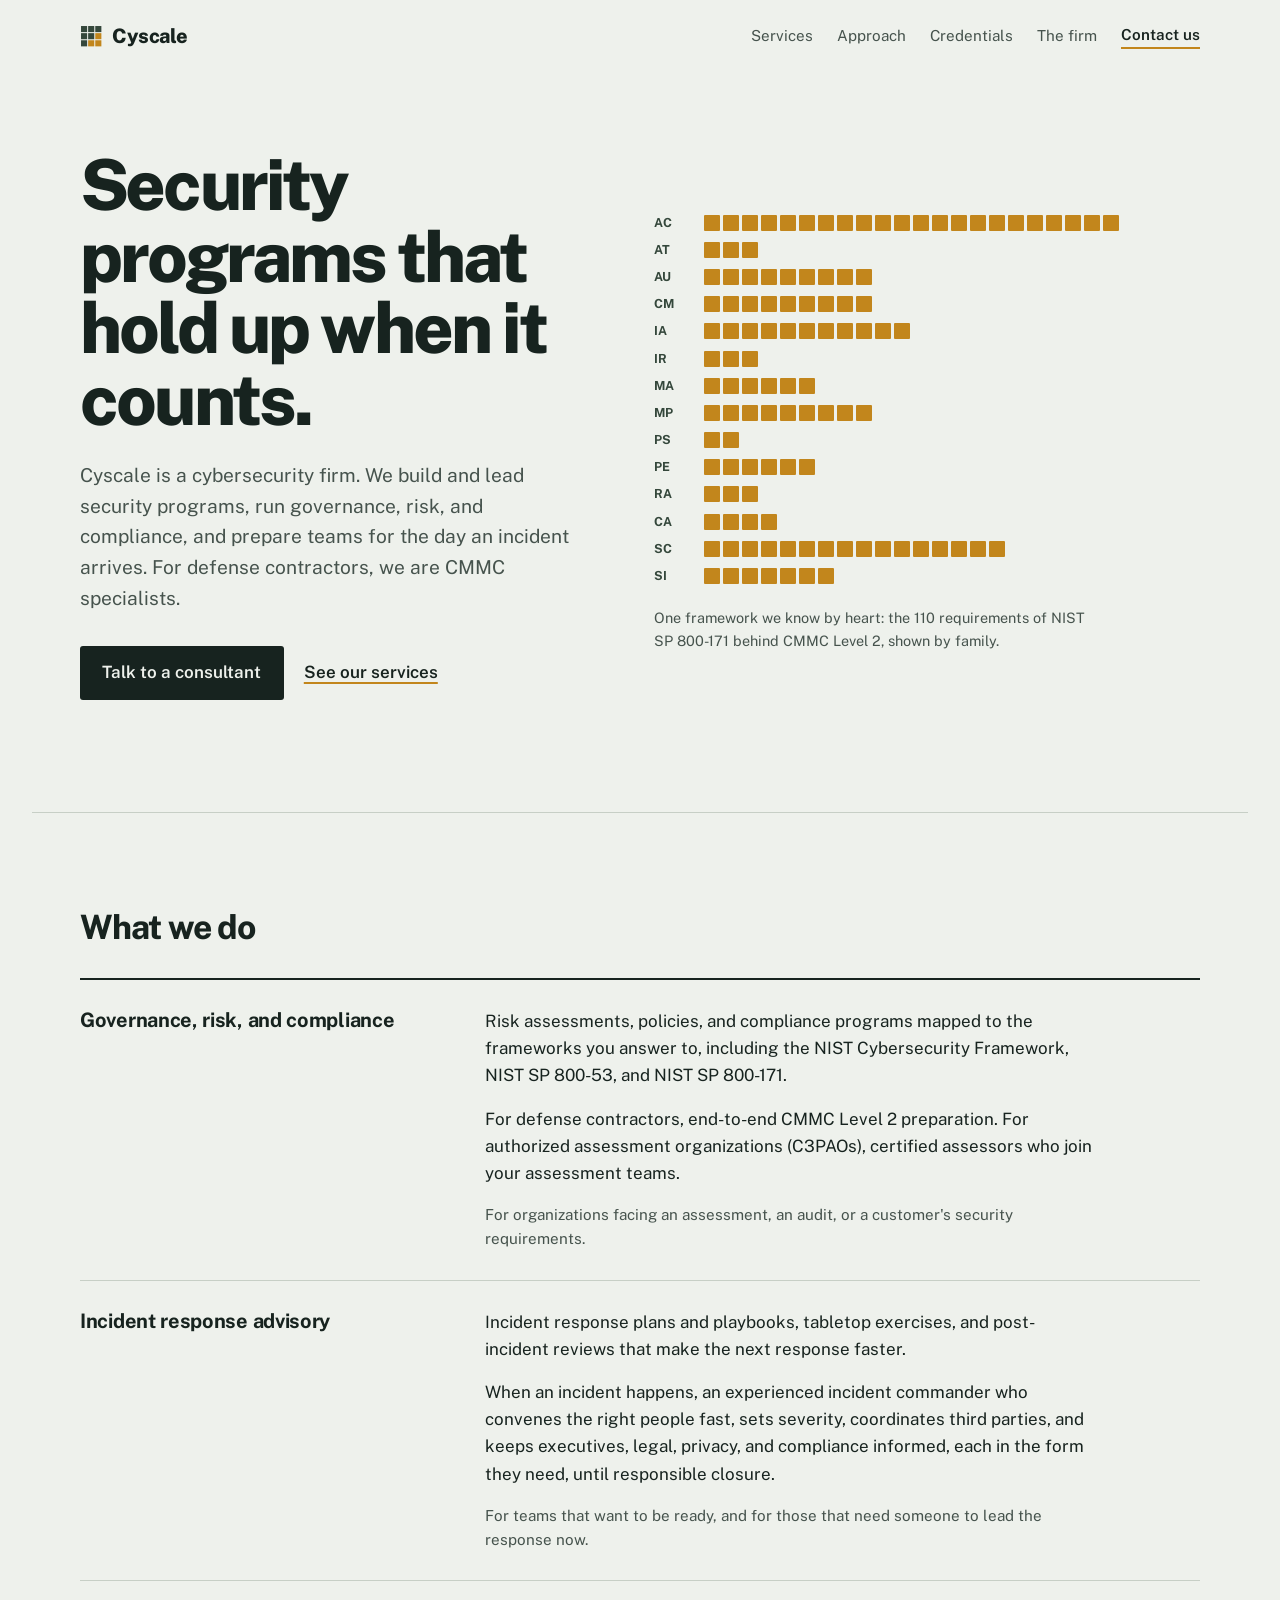
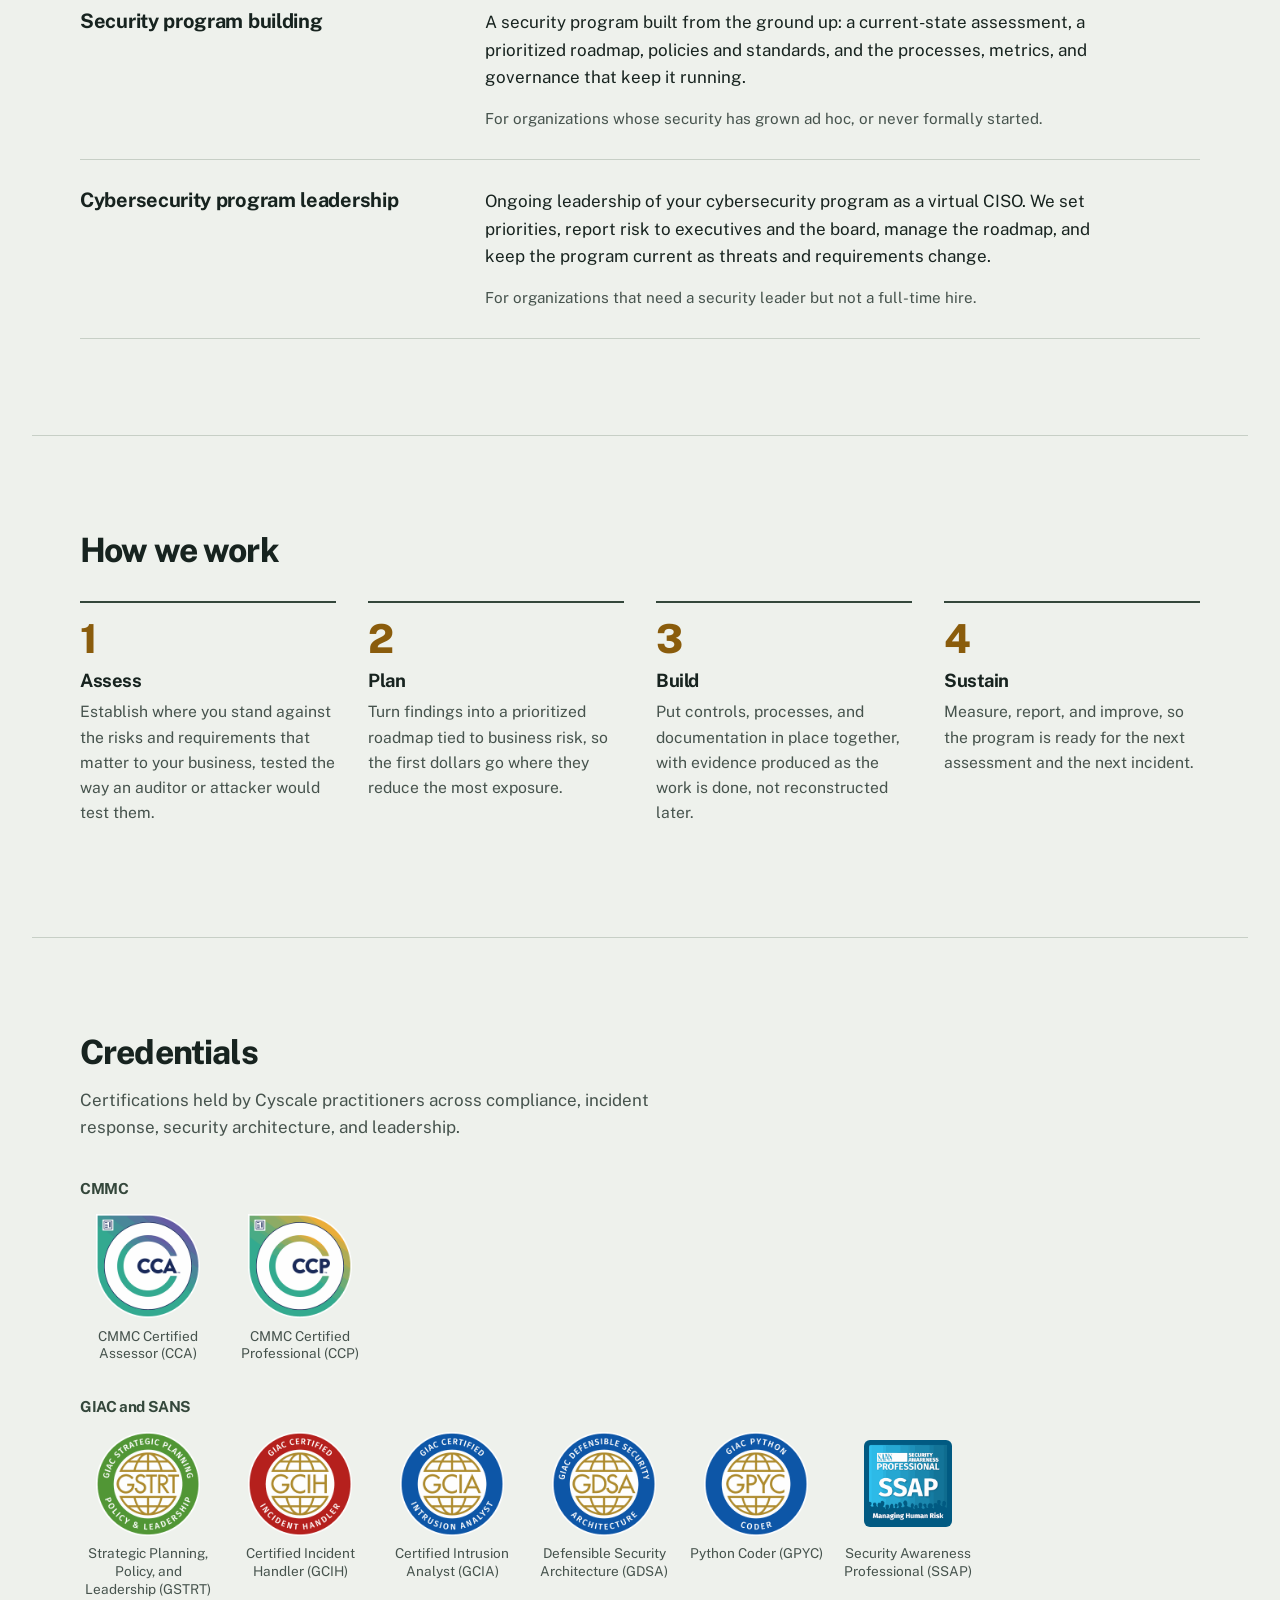
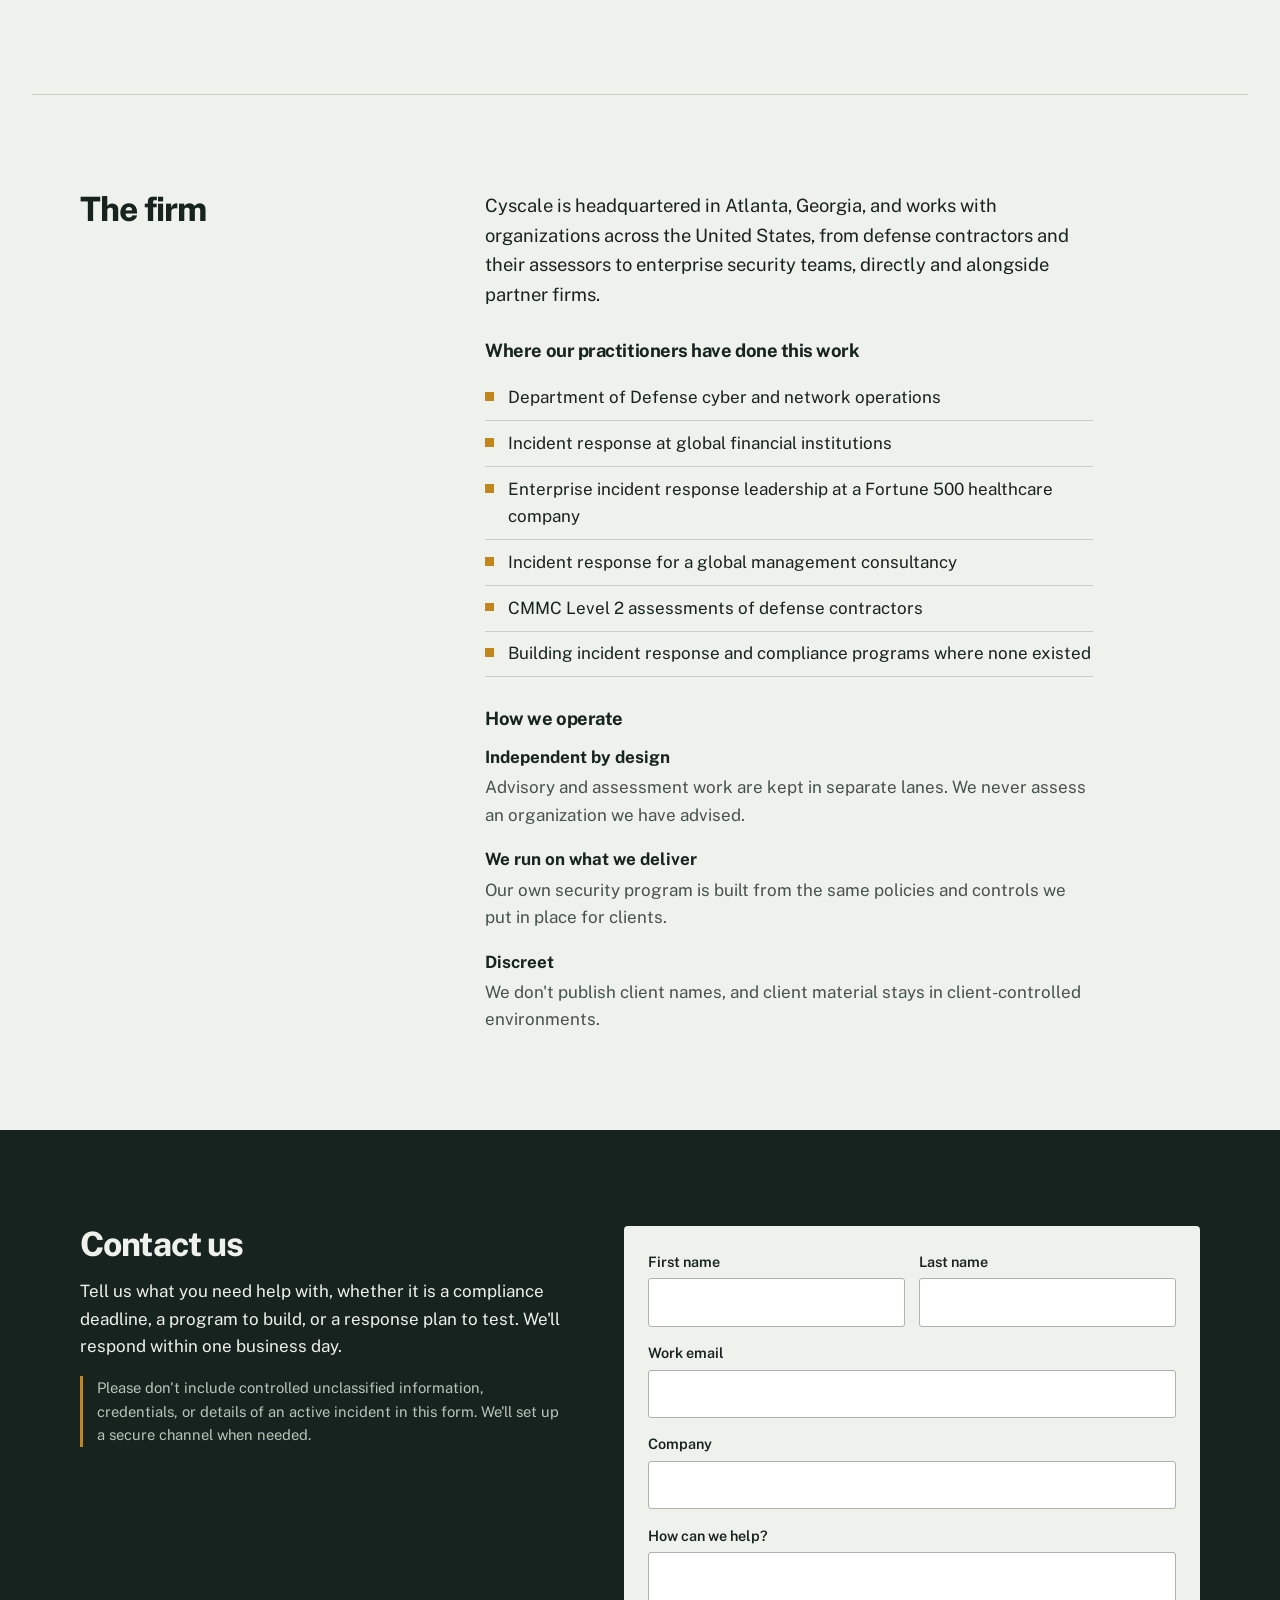
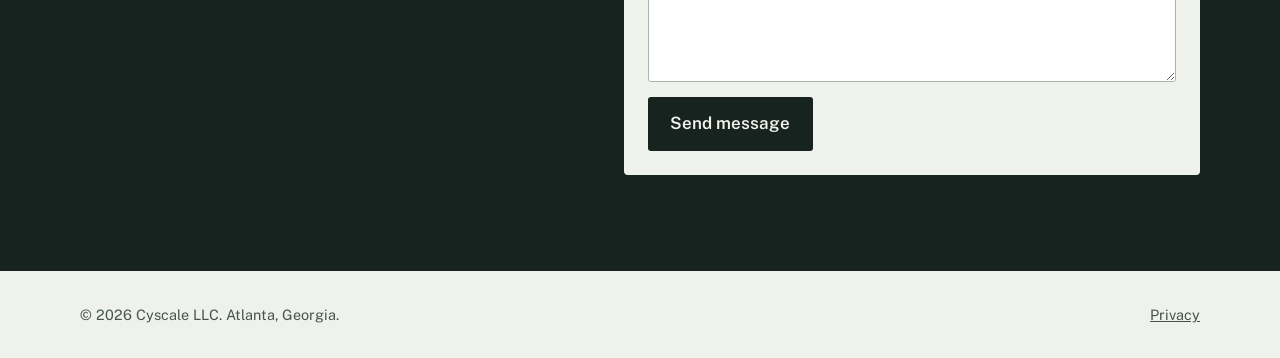
<file: index.html>
<!doctype html>
<html lang="en">
<head>
<meta charset="utf-8">
<meta name="viewport" content="width=device-width, initial-scale=1">
<!--REVIEW-ONLY--><meta name="robots" content="noindex, nofollow">
<title>Cyscale | Cybersecurity programs, GRC, and incident response</title>
<meta name="description" content="Cybersecurity firm headquartered in Atlanta: governance, risk, and compliance; incident response advisory; security program building; and cybersecurity program leadership. CMMC specialists.">
<link rel="preload" href="assets/fonts/public-sans.woff2" as="font" type="font/woff2" crossorigin>
<link rel="stylesheet" href="assets/site.css">
<link rel="icon" href="assets/favicon.svg" type="image/svg+xml">
</head>
<body>
<a class="skip" href="#main">Skip to content</a>

<header class="masthead">
  <a class="wordmark" href="./" aria-label="Cyscale home">
    <svg viewBox="0 0 22 22" aria-hidden="true"><rect x="1" y="1" width="6" height="6"/><rect x="8" y="1" width="6" height="6"/><rect x="15" y="1" width="6" height="6"/><rect x="1" y="8" width="6" height="6"/><rect x="8" y="8" width="6" height="6"/><rect class="open" x="15" y="8" width="6" height="6"/><rect x="1" y="15" width="6" height="6"/><rect class="open" x="8" y="15" width="6" height="6"/><rect class="open" x="15" y="15" width="6" height="6"/></svg>
    Cyscale
  </a>
  <nav aria-label="Primary">
    <a href="#services">Services</a>
    <a href="#approach">Approach</a>
    <a href="#credentials">Credentials</a>
    <a href="#firm">The firm</a>
    <a class="nav-cta" href="#contact">Contact us</a>
  </nav>
</header>

<main id="main">

<section class="hero">
  <div class="hero-copy">
    <h1>Security programs that hold up when it counts.</h1>
    <p class="lede">Cyscale is a cybersecurity firm. We build and lead security programs, run governance, risk, and compliance, and prepare teams for the day an incident arrives. For defense contractors, we are CMMC specialists.</p>
    <p class="hero-actions">
      <a class="button" href="#contact">Talk to a consultant</a>
      <a class="text-link" href="#services">See our services</a>
    </p>
  </div>

  <figure class="ledger" aria-labelledby="ledger-caption">
    <div class="ledger-grid" id="ledger" role="img" aria-label="Chart of the 110 NIST SP 800-171 requirements across 14 families"></div>
    <figcaption id="ledger-caption">One framework we know by heart: the 110 requirements of NIST SP&nbsp;800-171 behind CMMC Level&nbsp;2, shown by family.</figcaption>
  </figure>
</section>

<section class="services" id="services" aria-labelledby="services-h">
  <h2 id="services-h">What we do</h2>
  <dl class="service-list">
    <div class="service">
      <dt>Governance, risk, and compliance</dt>
      <dd>
        <p>Risk assessments, policies, and compliance programs mapped to the frameworks you answer to, including the NIST Cybersecurity Framework, NIST SP 800-53, and NIST SP 800-171.</p>
        <p>For defense contractors, end-to-end CMMC Level 2 preparation. For authorized assessment organizations (C3PAOs), certified assessors who join your assessment teams.</p>
        <p class="for">For organizations facing an assessment, an audit, or a customer's security requirements.</p>
      </dd>
    </div>
    <div class="service">
      <dt>Incident response advisory</dt>
      <dd>
        <p>Incident response plans and playbooks, tabletop exercises, and post-incident reviews that make the next response faster.</p>
        <p>When an incident happens, an experienced incident commander who convenes the right people fast, sets severity, coordinates third parties, and keeps executives, legal, privacy, and compliance informed, each in the form they need, until responsible closure.</p>
        <p class="for">For teams that want to be ready, and for those that need someone to lead the response now.</p>
      </dd>
    </div>
    <div class="service">
      <dt>Security program building</dt>
      <dd>
        <p>A security program built from the ground up: a current-state assessment, a prioritized roadmap, policies and standards, and the processes, metrics, and governance that keep it running.</p>
        <p class="for">For organizations whose security has grown ad hoc, or never formally started.</p>
      </dd>
    </div>
    <div class="service">
      <dt>Cybersecurity program leadership</dt>
      <dd>
        <p>Ongoing leadership of your cybersecurity program as a virtual CISO. We set priorities, report risk to executives and the board, manage the roadmap, and keep the program current as threats and requirements change.</p>
        <p class="for">For organizations that need a security leader but not a full-time hire.</p>
      </dd>
    </div>
  </dl>
</section>

<section class="approach" id="approach" aria-labelledby="approach-h">
  <h2 id="approach-h">How we work</h2>
  <ol class="steps">
    <li><h3>Assess</h3><p>Establish where you stand against the risks and requirements that matter to your business, tested the way an auditor or attacker would test them.</p></li>
    <li><h3>Plan</h3><p>Turn findings into a prioritized roadmap tied to business risk, so the first dollars go where they reduce the most exposure.</p></li>
    <li><h3>Build</h3><p>Put controls, processes, and documentation in place together, with evidence produced as the work is done, not reconstructed later.</p></li>
    <li><h3>Sustain</h3><p>Measure, report, and improve, so the program is ready for the next assessment and the next incident.</p></li>
  </ol>
</section>

<section class="credentials" id="credentials" aria-labelledby="cred-h">
  <h2 id="cred-h">Credentials</h2>
  <p class="section-intro">Certifications held by Cyscale practitioners across compliance, incident response, security architecture, and leadership.</p>
  <div class="badge-groups" id="badges"></div>
  <noscript>
    <p>CMMC: Certified Assessor (CCA), Certified Professional (CCP). GIAC and SANS: GSTRT, GCIH, GCIA, GDSA, GPYC, Security Awareness Professional (SSAP).</p>
  </noscript>
</section>

<section class="firm" id="firm" aria-labelledby="firm-h">
  <h2 id="firm-h">The firm</h2>
  <div class="firm-body">
    <p class="firm-lede">Cyscale is headquartered in Atlanta, Georgia, and works with organizations across the United States, from defense contractors and their assessors to enterprise security teams, directly and alongside partner firms.</p>

    <h3>Where our practitioners have done this work</h3>
    <ul class="experience">
      <li>Department of Defense cyber and network operations</li>
      <li>Incident response at global financial institutions</li>
      <li>Enterprise incident response leadership at a Fortune&nbsp;500 healthcare company</li>
      <li>Incident response for a global management consultancy</li>
      <li>CMMC Level&nbsp;2 assessments of defense contractors</li>
      <li>Building incident response and compliance programs where none existed</li>
    </ul>

    <h3>How we operate</h3>
    <dl class="principles">
      <div><dt>Independent by design</dt><dd>Advisory and assessment work are kept in separate lanes. We never assess an organization we have advised.</dd></div>
      <div><dt>We run on what we deliver</dt><dd>Our own security program is built from the same policies and controls we put in place for clients.</dd></div>
      <div><dt>Discreet</dt><dd>We don't publish client names, and client material stays in client-controlled environments.</dd></div>
    </dl>
  </div>
</section>

<section class="contact" id="contact" aria-labelledby="contact-h">
  <div class="contact-copy">
    <h2 id="contact-h">Contact us</h2>
    <p>Tell us what you need help with, whether it is a compliance deadline, a program to build, or a response plan to test. We'll respond within one business day.</p>
    <p class="caution">Please don't include controlled unclassified information, credentials, or details of an active incident in this form. We'll set up a secure channel when needed.</p>
  </div>
  <div class="contact-form" id="hubspot-form">
    <form id="contact-form" class="native-form" action="#" method="post" novalidate>
      <div class="field-row">
        <p class="field"><label for="cf-first">First name</label><input id="cf-first" name="firstname" autocomplete="given-name" required></p>
        <p class="field"><label for="cf-last">Last name</label><input id="cf-last" name="lastname" autocomplete="family-name" required></p>
      </div>
      <p class="field"><label for="cf-email">Work email</label><input id="cf-email" name="email" type="email" autocomplete="email" required></p>
      <p class="field"><label for="cf-company">Company</label><input id="cf-company" name="company" autocomplete="organization" required></p>
      <p class="field"><label for="cf-message">How can we help?</label><textarea id="cf-message" name="message" rows="4" required></textarea></p>
      <p class="hp" aria-hidden="true"><label for="cf-website">Leave this field empty</label><input id="cf-website" name="website_hp" tabindex="-1" autocomplete="off"></p>
      <p class="form-error" id="cf-error" role="alert" hidden></p>
      <button class="button" type="submit">Send message</button>
    </form>
    <div class="form-sent" id="cf-sent" hidden tabindex="-1">
      <h3>Message sent</h3>
      <p>Thanks for reaching out. We'll respond within one business day.</p>
    </div>
  </div>
</section>

</main>

<footer class="site-footer">
  <p>&copy; <span id="year">2026</span> Cyscale LLC. Atlanta, Georgia.</p>
  <p><a href="privacy.html">Privacy</a></p>
</footer>

<script src="assets/site.js" defer></script>
</body>
</html>
</file>
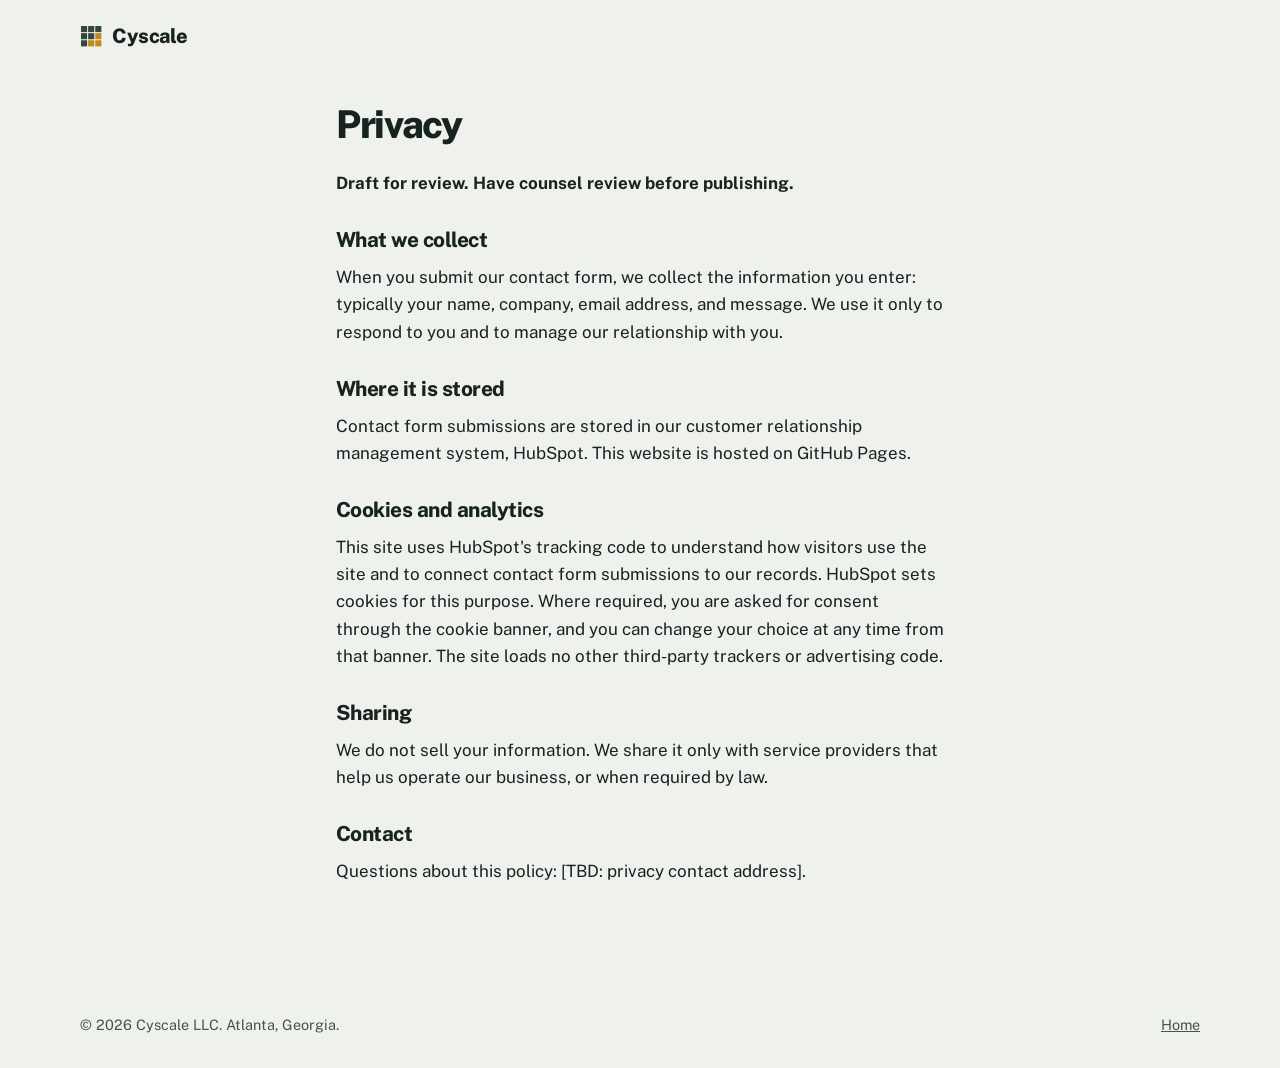
<file: privacy.html>
<!doctype html>
<html lang="en">
<head>
<meta charset="utf-8">
<meta name="viewport" content="width=device-width, initial-scale=1">
<!--REVIEW-ONLY--><meta name="robots" content="noindex, nofollow">
<title>Privacy | Cyscale</title>
<link rel="stylesheet" href="assets/site.css">
<link rel="icon" href="assets/favicon.svg" type="image/svg+xml">
</head>
<body>
<header class="masthead">
  <a class="wordmark" href="./" aria-label="Cyscale home">
    <svg viewBox="0 0 22 22" aria-hidden="true"><rect x="1" y="1" width="6" height="6"/><rect x="8" y="1" width="6" height="6"/><rect x="15" y="1" width="6" height="6"/><rect x="1" y="8" width="6" height="6"/><rect x="8" y="8" width="6" height="6"/><rect class="open" x="15" y="8" width="6" height="6"/><rect x="1" y="15" width="6" height="6"/><rect class="open" x="8" y="15" width="6" height="6"/><rect class="open" x="15" y="15" width="6" height="6"/></svg>
    Cyscale
  </a>
</header>
<main class="doc">
  <h1>Privacy</h1>
  <p><strong>Draft for review. Have counsel review before publishing.</strong></p>
  <h2>What we collect</h2>
  <p>When you submit our contact form, we collect the information you enter: typically your name, company, email address, and message. We use it only to respond to you and to manage our relationship with you.</p>
  <h2>Where it is stored</h2>
  <p>Contact form submissions are stored in our customer relationship management system, HubSpot. This website is hosted on GitHub Pages.</p>
  <h2>Cookies and analytics</h2>
  <p>This site uses HubSpot's tracking code to understand how visitors use the site and to connect contact form submissions to our records. HubSpot sets cookies for this purpose. Where required, you are asked for consent through the cookie banner, and you can change your choice at any time from that banner. The site loads no other third-party trackers or advertising code.</p>
  <h2>Sharing</h2>
  <p>We do not sell your information. We share it only with service providers that help us operate our business, or when required by law.</p>
  <h2>Contact</h2>
  <p>Questions about this policy: [TBD: privacy contact address].</p>
</main>
<footer class="site-footer"><p>&copy; 2026 Cyscale LLC. Atlanta, Georgia.</p><p><a href="./">Home</a></p></footer>
<script src="assets/site.js" defer></script>
</body>
</html>
</file>
<file: assets/site.css>
@font-face {
  font-family: "Public Sans";
  src: url("fonts/public-sans.woff2") format("woff2");
  font-weight: 100 900;
  font-style: normal;
  font-display: swap;
}

:root {
  --paper: #eef1ec;      /* cool grey-green field */
  --ink: #17231f;        /* deep green ink */
  --ink-soft: #46534d;
  --ranger: #34473b;     /* ranger green, structural */
  --rule: #c7cfc6;
  --cell: #d9dfd6;       /* unmet requirement */
  --signal: #c2861c;     /* met requirement / accent */
  --signal-ink: #8a5c0c; /* accessible accent for text */
  --measure: 38rem;
  --gutter: clamp(1rem, 4vw, 3rem);
  color-scheme: light;
}

* { box-sizing: border-box; }

html { scroll-behavior: smooth; }
@media (prefers-reduced-motion: reduce) { html { scroll-behavior: auto; } }

body {
  margin: 0;
  background: var(--paper);
  color: var(--ink);
  font: 400 1.0625rem/1.6 "Public Sans", system-ui, sans-serif;
  font-feature-settings: "tnum" 0;
  -webkit-font-smoothing: antialiased;
}

a { color: inherit; }
a:focus-visible, button:focus-visible {
  outline: 3px solid var(--signal);
  outline-offset: 3px;
}

.skip {
  position: absolute; left: -999px; top: 0;
  background: var(--ink); color: var(--paper); padding: .5rem 1rem;
}
.skip:focus { left: var(--gutter); top: .5rem; z-index: 10; }

/* Masthead */
.masthead {
  display: flex; align-items: center; justify-content: space-between; gap: 1rem;
  padding: 1.25rem var(--gutter);
  max-width: 76rem; margin: 0 auto;
}
.wordmark {
  display: inline-flex; align-items: center; gap: .6rem;
  font-weight: 800; font-size: 1.25rem; letter-spacing: -.02em; text-decoration: none;
}
.wordmark svg { width: 1.4rem; height: 1.4rem; fill: var(--ranger); }
.wordmark svg .open { fill: var(--signal); }
.masthead nav { display: flex; gap: 1.5rem; align-items: center; font-size: .95rem; }
.masthead nav a { text-decoration: none; color: var(--ink-soft); }
.masthead nav a:hover { color: var(--ink); }
.masthead nav .nav-cta { color: var(--ink); font-weight: 600; border-bottom: 2px solid var(--signal); }
@media (max-width: 40rem) {
  .masthead nav a:not(.nav-cta) { display: none; }
}

main > section {
  max-width: 76rem; margin: 0 auto;
  padding: clamp(3rem, 8vw, 6rem) var(--gutter);
}

h1, h2, h3 { margin: 0; letter-spacing: -.025em; line-height: 1.1; }
h2 { font-size: clamp(1.6rem, 3vw, 2.1rem); font-weight: 750; margin-bottom: 2rem; }
h3 { font-size: 1.15rem; font-weight: 700; }
p { margin: 0 0 1rem; max-width: var(--measure); }

/* Hero */
.hero {
  display: grid; gap: clamp(2.5rem, 6vw, 5rem);
  grid-template-columns: minmax(0, 1fr) minmax(0, 1.1fr);
  align-items: center;
  padding-top: clamp(2rem, 6vw, 5rem) !important;
}
@media (max-width: 56rem) { .hero { grid-template-columns: 1fr; } }
.hero h1 {
  font-size: clamp(2.4rem, 5.6vw, 4.4rem);
  font-weight: 800;
  letter-spacing: -.04em;
  line-height: 1.02;
  max-width: 13ch;
  margin-bottom: 1.5rem;
}
.lede { font-size: 1.2rem; color: var(--ink-soft); max-width: 34rem; }
.hero-actions { display: flex; flex-wrap: wrap; gap: 1.25rem; align-items: center; margin-top: 2rem; }
.button {
  display: inline-block; background: var(--ink); color: var(--paper);
  padding: .85rem 1.4rem; border-radius: 3px; text-decoration: none; font-weight: 600;
}
.button:hover { background: var(--ranger); }
.text-link { font-weight: 600; text-decoration-color: var(--signal); text-decoration-thickness: 2px; text-underline-offset: 4px; }

/* The ledger: 110 requirements by family */
.ledger { margin: 0; }
.ledger-grid { display: grid; gap: .45rem; }
.family {
  display: grid; grid-template-columns: 2.4rem 1fr; gap: .75rem; align-items: center;
}
.family abbr {
  font-size: .78rem; font-weight: 700; color: var(--ranger); text-decoration: none;
  font-variant-numeric: tabular-nums;
}
.cells { display: flex; flex-wrap: wrap; gap: 3px; }
.cell {
  width: clamp(.7rem, 1.35vw, 1rem); aspect-ratio: 1;
  background: var(--cell); border-radius: 1px;
}
.cell.met { background: var(--signal); transition: background-color .25s ease; }
.ledger figcaption {
  margin-top: 1.25rem; font-size: .9rem; color: var(--ink-soft); max-width: 30rem;
}

/* Services */
.services { border-top: 1px solid var(--rule); }
.service-list { margin: 0; }
.service {
  display: grid; grid-template-columns: minmax(12rem, 1fr) minmax(0, 2fr); gap: 1rem 3rem;
  padding: 1.75rem 0; border-bottom: 1px solid var(--rule);
}
.service:first-child { border-top: 2px solid var(--ink); }
.service dt { font-weight: 700; font-size: 1.25rem; letter-spacing: -.015em; line-height: 1.25; }
.service dd { margin: 0; }
.service .for { color: var(--ink-soft); font-size: .95rem; margin-bottom: 0; }
@media (max-width: 44rem) { .service { grid-template-columns: 1fr; } }

/* Approach: a real sequence, so it is numbered */
.approach { border-top: 1px solid var(--rule); }
.steps {
  list-style: none; margin: 0; padding: 0; counter-reset: step;
  display: grid; grid-template-columns: repeat(4, minmax(0, 1fr)); gap: 2rem;
}
.steps li { counter-increment: step; border-top: 2px solid var(--ranger); padding-top: 1rem; }
.steps li::before {
  content: counter(step); display: block;
  font-size: 2.5rem; font-weight: 800; color: var(--signal-ink); line-height: 1; margin-bottom: .75rem;
}
.steps h3 { margin-bottom: .5rem; }
.steps p { font-size: .98rem; color: var(--ink-soft); }
@media (max-width: 56rem) { .steps { grid-template-columns: repeat(2, minmax(0, 1fr)); } }
@media (max-width: 34rem) { .steps { grid-template-columns: 1fr; } }

/* Credentials */
.credentials { border-top: 1px solid var(--rule); }
.section-intro { color: var(--ink-soft); margin-top: -1rem; margin-bottom: 2.5rem; }
.badge-groups { display: grid; gap: 2.25rem; }
.badge-group h3 { font-size: .95rem; font-weight: 700; color: var(--ranger); margin-bottom: 1rem; }
.badges { display: flex; flex-wrap: wrap; gap: 1rem; list-style: none; margin: 0; padding: 0; }
.badge { width: 8.5rem; text-align: center; }
.badge a { text-decoration: none; display: block; }
.badge-art {
  width: 6.5rem; height: 6.5rem; margin: 0 auto .6rem;
  display: grid; place-items: center;
}
.badge-art img { width: 100%; height: 100%; object-fit: contain; }
.badge-text {
  width: 100%; height: 100%; display: grid; place-items: center;
  border: 2px solid var(--ranger); border-radius: 50%;
  box-shadow: inset 0 0 0 4px var(--paper), inset 0 0 0 5px var(--rule);
  font-weight: 800; font-size: 1.05rem; letter-spacing: -.01em; color: var(--ink);
  background: #f6f8f4;
}
.badge-group.primary .badge-text { border-color: var(--signal); }
.badge-name { font-size: .85rem; line-height: 1.3; color: var(--ink-soft); }
.badge-verify { display: block; font-size: .78rem; margin-top: .25rem; color: var(--signal-ink); text-decoration: underline; }

/* The firm */
.firm { border-top: 1px solid var(--rule); display: grid; grid-template-columns: minmax(12rem, 1fr) minmax(0, 2fr); gap: 1rem 3rem; }
.firm h2 { margin-bottom: 0; }
.firm-lede { font-size: 1.15rem; margin-bottom: 2rem; }
.firm h3 { margin: 2rem 0 .9rem; }
.experience { margin: 0; padding: 0; list-style: none; max-width: var(--measure); }
.experience li { padding: .55rem 0 .55rem 1.4rem; border-bottom: 1px solid var(--rule); position: relative; }
.experience li::before { content: ""; position: absolute; left: 0; top: 1.05rem; width: .55rem; height: .55rem; background: var(--signal); }
.principles { margin: 0; display: grid; gap: 1.1rem; max-width: var(--measure); }
.principles dt { font-weight: 700; }
.principles dd { margin: .2rem 0 0; color: var(--ink-soft); }
@media (max-width: 44rem) { .firm { grid-template-columns: 1fr; } }

/* Contact */
.contact {
  display: grid; grid-template-columns: minmax(0, 1fr) minmax(0, 1.2fr); gap: 2rem 4rem;
  background: var(--ink); color: var(--paper);
  max-width: none !important;
  padding-left: max(var(--gutter), calc((100vw - 76rem) / 2 + var(--gutter))) !important;
  padding-right: max(var(--gutter), calc((100vw - 76rem) / 2 + var(--gutter))) !important;
}
.contact h2 { margin-bottom: 1rem; }
.contact .caution { font-size: .92rem; color: #b9c4bd; border-left: 3px solid var(--signal); padding-left: .9rem; }
.contact-form { background: var(--paper); color: var(--ink); border-radius: 4px; padding: 1.5rem; min-height: 12rem; }
.form-pending { color: var(--ink-soft); margin: 0; }
@media (max-width: 52rem) { .contact { grid-template-columns: 1fr; } }

/* Footer */
.site-footer {
  max-width: 76rem; margin: 0 auto; padding: 2rem var(--gutter);
  display: flex; justify-content: space-between; flex-wrap: wrap; gap: 1rem;
  font-size: .9rem; color: var(--ink-soft);
}
.site-footer p { margin: 0; }

/* Plain document pages (privacy) */
.doc { max-width: 44rem; margin: 0 auto; padding: 2rem var(--gutter) 5rem; }
.doc h1 { font-size: 2.4rem; font-weight: 800; letter-spacing: -.035em; margin-bottom: 1.5rem; }
.doc h2 { font-size: 1.3rem; margin: 2rem 0 .75rem; }

/* Square badges carry more visual weight than round ones; scale them to match. */
.badge-art img.square { width: 84%; height: 84%; border-radius: 6px; }

/* Contact form */
.native-form { display: grid; gap: .9rem; }
.native-form .field { margin: 0; display: grid; gap: .35rem; max-width: none; }
.field-row { display: grid; grid-template-columns: 1fr 1fr; gap: .9rem; }
@media (max-width: 30rem) { .field-row { grid-template-columns: 1fr; } }
.native-form label { font-size: .9rem; font-weight: 600; }
.native-form input, .native-form textarea {
  font: inherit; color: var(--ink); background: #fff;
  border: 1px solid #aab5ab; border-radius: 3px; padding: .6rem .7rem; width: 100%;
}
.native-form input:focus-visible, .native-form textarea:focus-visible { outline: 3px solid var(--signal); outline-offset: 1px; border-color: var(--ranger); }
.native-form textarea { resize: vertical; }
.native-form .button { border: 0; cursor: pointer; justify-self: start; font: inherit; font-weight: 600; }
.hp { position: absolute; left: -9999px; width: 1px; height: 1px; overflow: hidden; }
.form-error { margin: 0; color: #9b2c1a; font-weight: 600; }
.form-sent h3 { margin-bottom: .5rem; }
.form-sent:focus { outline: none; }

[hidden] { display: none !important; }

/* HubSpot form frame: styling inside the frame is set in HubSpot's form Style tab */
.hs-form-frame { min-height: 24rem; }
</file>
